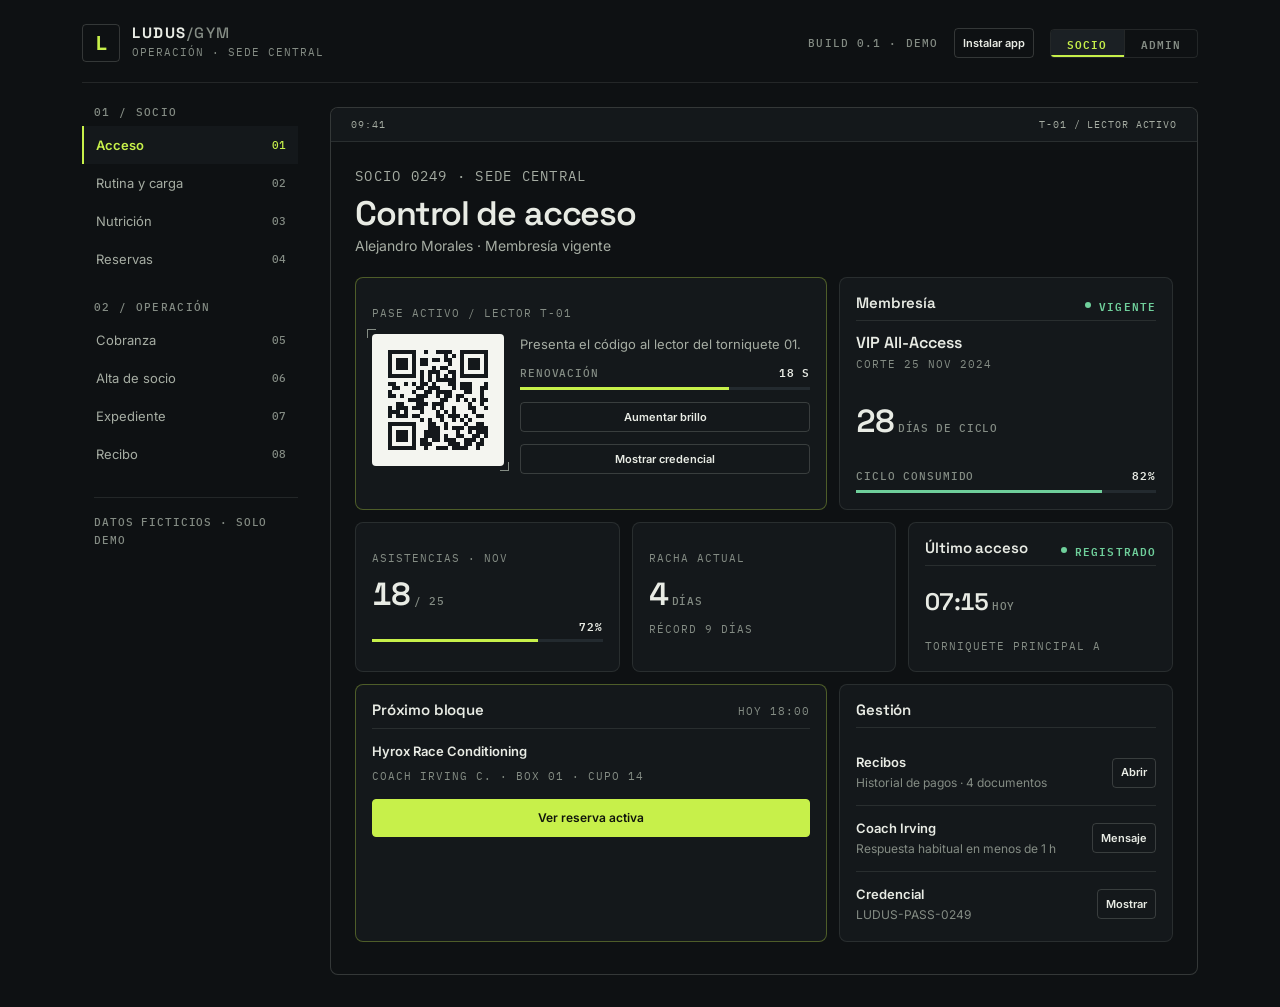
<file: index.html>
<!doctype html>
<html lang="es">
<head>
  <meta charset="utf-8">
  <meta name="viewport" content="width=device-width, initial-scale=1">
  <meta name="color-scheme" content="dark">
  <meta name="description" content="Terminal de operación Ludus Gym: accesos, cobros y expedientes en un solo flujo.">
  <meta name="theme-color" content="#0e1113">
  <meta name="apple-mobile-web-app-capable" content="yes">
  <meta name="apple-mobile-web-app-status-bar-style" content="black-translucent">
  <meta name="apple-mobile-web-app-title" content="Ludus Gym">
  <link rel="manifest" href="manifest.webmanifest">
  <link rel="icon" href="icons/icon-192.png" type="image/png">
  <link rel="apple-touch-icon" href="icons/icon-192.png">
  <title>Ludus Gym · Terminal de operación</title>
  <link rel="preconnect" href="https://fonts.googleapis.com">
  <link rel="preconnect" href="https://fonts.gstatic.com" crossorigin>
  <link href="https://fonts.googleapis.com/css2?family=IBM+Plex+Mono:wght@400;500;600&family=Inter:wght@400;500;600&family=Space+Grotesk:wght@500;600;700&display=swap" rel="stylesheet">
  <link rel="stylesheet" href="assets/styles.css">
</head>
<body>
  <a class="skip-link" href="#screen">Saltar a la vista activa</a>

  <div class="app">
    <header class="topbar">
      <div class="brand">
        <span class="brand__mark" aria-hidden="true">L</span>
        <span class="brand__id">
          <strong>LUDUS<span>/GYM</span></strong>
          <span class="meta">OPERACIÓN · SEDE CENTRAL</span>
        </span>
      </div>
      <div class="topbar__tools">
        <span class="build">BUILD 0.1 · DEMO</span>
        <button class="btn btn--sm" id="install" type="button" hidden>Instalar app</button>
        <nav class="segment" aria-label="Seleccionar vista">
          <button type="button" data-action="role" data-role="socio" aria-pressed="true">SOCIO</button>
          <button type="button" data-action="role" data-role="admin" aria-pressed="false">ADMIN</button>
        </nav>
      </div>
    </header>

    <div class="workspace">
      <aside class="rail" aria-label="Flujos del prototipo">
        <nav class="rail__group" aria-label="Flujos de socio">
          <p class="rail__label">01 / SOCIO</p>
          <button type="button" data-action="go" data-role="socio" data-screen="socio-home">Acceso <span class="idx">01</span></button>
          <button type="button" data-action="go" data-role="socio" data-screen="socio-routine">Rutina y carga <span class="idx">02</span></button>
          <button type="button" data-action="go" data-role="socio" data-screen="socio-nutrition">Nutrición <span class="idx">03</span></button>
          <button type="button" data-action="go" data-role="socio" data-screen="socio-bookings">Reservas <span class="idx">04</span></button>
        </nav>
        <nav class="rail__group" aria-label="Flujos de administración">
          <p class="rail__label">02 / OPERACIÓN</p>
          <button type="button" data-action="go" data-role="admin" data-screen="admin-dashboard">Cobranza <span class="idx">05</span></button>
          <button type="button" data-action="go" data-role="admin" data-screen="admin-register">Alta de socio <span class="idx">06</span></button>
          <button type="button" data-action="go" data-role="admin" data-screen="admin-member">Expediente <span class="idx">07</span></button>
          <button type="button" data-action="go" data-role="admin" data-screen="admin-receipt">Recibo <span class="idx">08</span></button>
        </nav>
        <p class="rail__foot">DATOS FICTICIOS · SOLO DEMO</p>
      </aside>

      <main class="stage">
        <div class="device">
          <div class="device__bar" aria-hidden="true"><span class="mono">09:41</span><span class="mono">T-01 / LECTOR ACTIVO</span></div>
          <div class="screen" id="screen" tabindex="-1"></div>
        </div>
      </main>
    </div>
  </div>

  <dialog class="sheet" id="pass-dialog" aria-labelledby="pass-title">
    <p class="meta" id="pass-title">CREDENCIAL / SOCIO 0249</p>
    <div id="pass-qr"></div>
    <h2>LUDUS-PASS-0249</h2>
    <p>Presenta el código al lector del torniquete 01. Se renueva cada 18 segundos.</p>
    <button type="button" class="btn btn--primary btn--block" data-action="close-dialog">Cerrar</button>
  </dialog>

  <div class="toasts" id="toasts" role="status" aria-live="polite"></div>

  <script src="assets/app.js"></script>
</body>
</html>
</file>
<file: assets/styles.css>
/* ==========================================================================
   LUDUS GYM / TERMINAL
   Sistema visual · edición 2026. Hairlines, una sola señal, números tabulares.
   ========================================================================== */

:root {
  color-scheme: dark;

  /* Superficies con temperatura */
  --ink-900: #0e1113;
  --ink-800: #14181b;
  --ink-700: #1b2024;
  --ink-600: #232a2f;
  --line: rgba(226, 232, 220, .10);
  --line-strong: rgba(226, 232, 220, .18);

  /* Tinta: blanco roto, nunca puro */
  --paper: #e8ebe4;
  --paper-dim: #a6ada3;
  --paper-faint: #848c84;

  /* Un único acento funcional */
  --accent: #c7f04a;
  --on-accent: #10140c;
  --ok: #6fcf9b;
  --warn: #e08a5a;

  /* Escala 4px */
  --s1: 4px; --s2: 8px; --s3: 12px; --s4: 16px; --s5: 20px; --s6: 24px; --s8: 32px;

  /* Tres radios, nunca más */
  --r-sm: 4px;
  --r-md: 8px;
  --r-pill: 999px;

  /* Tiempo */
  --dur: 150ms;
  --ease: cubic-bezier(.2, .7, .2, 1);

  /* Tipos */
  --font-display: "Space Grotesk", system-ui, sans-serif;
  --font-body: "Inter", system-ui, sans-serif;
  --font-mono: "IBM Plex Mono", ui-monospace, monospace;
  --t-hero: clamp(1.75rem, 1.4rem + 1.2vw, 2.125rem);
  --t-title: 1.25rem;
  --t-sub: .875rem;
  --t-body: .8125rem;
  --t-meta: .6875rem;
  --t-metric: 2rem;
}

*, *::before, *::after { box-sizing: border-box; }

html { min-height: 100%; }

body {
  min-height: 100vh;
  margin: 0;
  background: var(--ink-900);
  color: var(--paper);
  font: 400 var(--t-body)/1.55 var(--font-body);
  -webkit-font-smoothing: antialiased;
  text-rendering: optimizeLegibility;
}

button, input, select { font: inherit; color: inherit; }
button { cursor: pointer; }
button:disabled { cursor: not-allowed; }
svg { display: block; }

/* Foco real, visible y consistente */
:focus-visible {
  outline: 2px solid var(--accent);
  outline-offset: 2px;
  border-radius: 2px;
}

.sr-only {
  position: absolute; width: 1px; height: 1px;
  padding: 0; margin: -1px; overflow: hidden;
  clip: rect(0 0 0 0); white-space: nowrap; border: 0;
}

.skip-link {
  position: absolute; left: var(--s4); top: -60px; z-index: 100;
  padding: var(--s2) var(--s3); background: var(--accent);
  color: var(--on-accent); font: 600 var(--t-meta)/1 var(--font-mono);
  letter-spacing: .08em; text-transform: uppercase; text-decoration: none;
  border-radius: var(--r-sm); transition: top var(--dur) var(--ease);
}
.skip-link:focus { top: var(--s4); }

/* ---------- Utilidades tipográficas ---------- */
.mono, .meta {
  font-family: var(--font-mono);
  font-size: var(--t-meta);
  font-variant-numeric: tabular-nums;
  letter-spacing: .09em;
  text-transform: uppercase;
}
.meta { color: var(--paper-faint); }
.mono { color: var(--paper-dim); }
.metric {
  font-family: var(--font-display);
  font-size: var(--t-metric);
  font-weight: 600;
  line-height: 1;
  letter-spacing: -.035em;
  font-variant-numeric: tabular-nums;
}
.metric small {
  font: 500 var(--t-meta)/1 var(--font-mono);
  letter-spacing: .06em;
  color: var(--paper-faint);
  margin-left: var(--s1);
}
.accent { color: var(--accent); }
.ok { color: var(--ok); }
.warn { color: var(--warn); }

/* ---------- Estructura ---------- */
.app {
  max-width: 1180px;
  margin: 0 auto;
  padding: var(--s6) clamp(var(--s4), 3vw, var(--s8)) var(--s8);
}

.topbar {
  display: flex; align-items: center; justify-content: space-between;
  gap: var(--s4); flex-wrap: wrap;
  padding-bottom: var(--s5);
  border-bottom: 1px solid var(--line);
  margin-bottom: var(--s6);
}
.brand { display: flex; align-items: center; gap: var(--s3); }
.brand__mark {
  width: 38px; height: 38px; display: grid; place-items: center;
  border: 1px solid var(--line-strong); border-radius: var(--r-sm);
  font: 700 1.25rem/1 var(--font-display); color: var(--accent);
}
.brand__id { display: flex; flex-direction: column; gap: var(--s1); }
.brand__id strong {
  font: 700 .9375rem/1 var(--font-display);
  letter-spacing: .1em;
}
.brand__id strong span { color: var(--paper-faint); font-weight: 500; }
.topbar__tools { display: flex; align-items: center; gap: var(--s4); }
.build {
  font: 500 var(--t-meta)/1 var(--font-mono);
  letter-spacing: .1em; color: var(--paper-faint);
}

.segment {
  display: inline-flex; border: 1px solid var(--line);
  border-radius: var(--r-sm); overflow: hidden;
}
.segment button {
  border: 0; background: transparent; color: var(--paper-faint);
  padding: var(--s2) var(--s4);
  font: 600 var(--t-meta)/1 var(--font-mono);
  letter-spacing: .1em;
  transition: color var(--dur) var(--ease), background var(--dur) var(--ease);
}
.segment button + button { border-left: 1px solid var(--line); }
.segment button:hover { color: var(--paper); }
.segment button[aria-pressed="true"] {
  color: var(--accent); background: var(--ink-700);
  box-shadow: inset 0 -2px 0 var(--accent);
}

.workspace {
  display: grid;
  grid-template-columns: 216px minmax(0, 1fr);
  gap: var(--s8);
  align-items: start;
}

/* ---------- Rail lateral ---------- */
.rail { position: sticky; top: var(--s6); }
.rail__group { display: flex; flex-direction: column; }
.rail__group + .rail__group { margin-top: var(--s6); }
.rail__label {
  margin: 0 0 var(--s2) var(--s3);
  font: 500 var(--t-meta)/1 var(--font-mono);
  letter-spacing: .12em; color: var(--paper-faint);
}
.rail button {
  display: flex; align-items: center; justify-content: space-between;
  width: 100%; min-height: 38px;
  padding: var(--s2) var(--s3);
  border: 0; border-left: 2px solid transparent;
  background: transparent; color: var(--paper-dim);
  font-size: var(--t-body); text-align: left;
  transition: color var(--dur) var(--ease), background var(--dur) var(--ease), border-color var(--dur) var(--ease);
}
.rail button:hover { color: var(--paper); background: var(--ink-800); }
.rail button[aria-current="page"] {
  color: var(--accent); border-left-color: var(--accent);
  background: var(--ink-800); font-weight: 600;
}
.rail .idx {
  font: 500 var(--t-meta)/1 var(--font-mono);
  color: var(--paper-faint);
}
.rail button[aria-current="page"] .idx { color: var(--accent); }
.rail__foot {
  margin: var(--s6) 0 0 var(--s3); padding-top: var(--s4);
  border-top: 1px solid var(--line);
  font: 500 var(--t-meta)/1.6 var(--font-mono);
  letter-spacing: .08em; color: var(--paper-faint);
}

/* ---------- Terminal ---------- */
.stage { min-width: 0; }
.device {
  width: 100%;
  border: 1px solid var(--line-strong);
  border-radius: var(--r-md);
  background: var(--ink-900);
  overflow: hidden;
}
.device__bar {
  display: flex; justify-content: space-between; align-items: center;
  height: 34px; padding: 0 var(--s5);
  border-bottom: 1px solid var(--line);
  background: var(--ink-800);
  color: var(--paper-faint);
}
.device__bar .mono { font-size: .625rem; }
.screen {
  container-type: inline-size;
  container-name: terminal;
  padding: var(--s6) var(--s6) var(--s8);
}
.view-head { max-width: 62ch; }

/* Grilla de 12 columnas: misma jerarquía en PC, colapso total en móvil */
.canvas { display: grid; grid-template-columns: repeat(12, minmax(0, 1fr)); gap: var(--s3); }
.canvas > * { grid-column: span 12; min-width: 0; }
.canvas .panel { margin-bottom: 0; }
@media (min-width: 640px) and (max-width: 1023px) {
  .canvas > .span-3, .canvas > .span-4, .canvas > .span-5, .canvas > .span-6 { grid-column: span 6; }
}
@media (min-width: 1024px) {
  .canvas > .span-3 { grid-column: span 3; }
  .canvas > .span-4 { grid-column: span 4; }
  .canvas > .span-5 { grid-column: span 5; }
  .canvas > .span-6 { grid-column: span 6; }
  .canvas > .span-7 { grid-column: span 7; }
  .canvas > .span-8 { grid-column: span 8; }
}

/* Skeleton de carga */
.skeleton {
  border: 1px solid var(--line); border-radius: var(--r-md);
  height: 76px; margin-bottom: var(--s3);
  background: linear-gradient(100deg, var(--ink-800) 20%, var(--ink-700) 42%, var(--ink-800) 64%);
  background-size: 220% 100%;
  animation: sweep 1s linear infinite;
}
.skeleton:nth-child(2) { height: 148px; }
.skeleton:nth-child(3) { height: 96px; }
@keyframes sweep { from { background-position: 120% 0; } to { background-position: -120% 0; } }

/* ---------- Cabeceras ---------- */
.view-head { margin-bottom: var(--s5); }
.view-head h1 {
  margin: var(--s2) 0 var(--s1);
  font: 600 var(--t-hero)/1.05 var(--font-display);
  letter-spacing: -.035em;
}
.view-head p { margin: 0; color: var(--paper-dim); font-size: var(--t-sub); }

.rule {
  display: flex; align-items: baseline; justify-content: space-between;
  gap: var(--s3);
  padding-bottom: var(--s2);
  margin-bottom: var(--s3);
  border-bottom: 1px solid var(--line);
}
.rule h2 {
  margin: 0; font: 600 .9375rem/1.2 var(--font-display);
  letter-spacing: -.01em;
}

/* ---------- Paneles ---------- */
.panel {
  background: var(--ink-800);
  border: 1px solid var(--line);
  border-radius: var(--r-md);
  padding: var(--s4);
  margin-bottom: var(--s3);
}
.panel--flat { background: transparent; border-style: dashed; }
.panel--signal { border-color: rgba(199, 240, 74, .32); }

/* Distribución asimétrica funcional */
.split { display: grid; grid-template-columns: minmax(0, 1.35fr) minmax(0, 1fr); gap: var(--s3); }
.split > .panel { margin-bottom: 0; }
.stack { display: grid; gap: var(--s3); }
.duo { display: grid; grid-template-columns: repeat(2, minmax(0, 1fr)); gap: var(--s2); }
.trio { display: grid; grid-template-columns: repeat(3, minmax(0, 1fr)); gap: var(--s2); }

/* Paso de acceso: QR a la izquierda, lectura a la derecha */
.pass {
  display: grid; grid-template-columns: auto minmax(0, 1fr);
  gap: var(--s4); align-items: start;
}
.pass__data { display: grid; gap: var(--s3); min-width: 0; }
.pass__label { margin: 0; }
.pass__hint { margin: 0; color: var(--paper-dim); font-size: var(--t-body); }

/* ---------- Listas de datos ---------- */
.kv { margin: 0; display: grid; gap: var(--s2); }
.kv__row {
  display: flex; align-items: baseline; justify-content: space-between;
  gap: var(--s3); padding-bottom: var(--s2);
  border-bottom: 1px solid var(--line);
}
.kv__row:last-child { border-bottom: 0; padding-bottom: 0; }
.kv dt { color: var(--paper-faint); font-size: var(--t-body); }
.kv dd {
  margin: 0; text-align: right;
  font-family: var(--font-mono); font-size: .75rem;
  font-variant-numeric: tabular-nums; color: var(--paper);
}

.rows { display: grid; }
.row-item {
  display: flex; align-items: center; gap: var(--s3);
  padding: var(--s3) 0; border-bottom: 1px solid var(--line);
}
.row-item:last-child { border-bottom: 0; padding-bottom: 0; }
.row-item__body { min-width: 0; flex: 1; }
.row-item__title { font-size: var(--t-body); font-weight: 600; }
.row-item__sub { margin-top: 2px; color: var(--paper-faint); font-size: .75rem; }
.row-item__end { text-align: right; flex: 0 0 auto; }

/* Indicadores: punto + texto, sin píldoras decorativas */
.status {
  display: inline-flex; align-items: center; gap: var(--s2);
  font: 600 var(--t-meta)/1 var(--font-mono);
  letter-spacing: .1em; text-transform: uppercase;
}
.status::before {
  content: ""; width: 6px; height: 6px; border-radius: var(--r-pill);
  background: currentColor;
}
.status--ok { color: var(--ok); }
.status--warn { color: var(--warn); }
.status--idle { color: var(--paper-faint); }

/* Barras de medición */
.meter { display: grid; gap: var(--s2); }
.meter__head {
  display: flex; justify-content: space-between; align-items: baseline;
  font: 500 var(--t-meta)/1 var(--font-mono);
  letter-spacing: .08em; color: var(--paper-faint);
  text-transform: uppercase;
}
.meter__head b { color: var(--paper); font-weight: 600; font-variant-numeric: tabular-nums; }
.meter__track { height: 3px; background: var(--ink-600); overflow: hidden; }
.meter__fill {
  height: 100%; background: var(--accent);
  transition: width 240ms var(--ease);
}
.meter__fill--ok { background: var(--ok); }
.meter__fill--warn { background: var(--warn); }

/* ---------- Controles ---------- */
.btn {
  display: inline-flex; align-items: center; justify-content: center;
  gap: var(--s2); min-height: 38px; padding: 0 var(--s3);
  border: 1px solid var(--line-strong); border-radius: var(--r-sm);
  background: transparent; color: var(--paper);
  font: 600 .75rem/1 var(--font-body);
  transition: background var(--dur) var(--ease), border-color var(--dur) var(--ease), color var(--dur) var(--ease), transform var(--dur) var(--ease);
}
.btn:hover:not(:disabled) { border-color: var(--accent); color: var(--accent); }
.btn:active:not(:disabled) { transform: translateY(1px); }
.btn:disabled { opacity: .42; }
.btn--primary { background: var(--accent); border-color: var(--accent); color: var(--on-accent); }
.btn--primary:hover:not(:disabled) { background: #d3fa62; border-color: #d3fa62; color: var(--on-accent); }
.btn--block { width: 100%; }
.btn--sm { min-height: 30px; padding: 0 var(--s2); font-size: .6875rem; }

.field { display: grid; gap: var(--s1); margin-bottom: var(--s3); }
.field label {
  font: 500 var(--t-meta)/1 var(--font-mono);
  letter-spacing: .08em; text-transform: uppercase; color: var(--paper-faint);
}
.field input, .field select {
  width: 100%; min-height: 38px; padding: 0 var(--s3);
  background: var(--ink-900); border: 1px solid var(--line);
  border-radius: var(--r-sm); outline: 0;
  font: 400 .8125rem/1 var(--font-body);
  transition: border-color var(--dur) var(--ease), box-shadow var(--dur) var(--ease);
}
.field input:hover, .field select:hover { border-color: var(--line-strong); }
.field input:focus, .field select:focus {
  border-color: var(--accent);
  box-shadow: 0 0 0 2px rgba(199, 240, 74, .16);
}
.field input::placeholder { color: var(--paper-faint); }
.field input[readonly] { color: var(--ok); }
.field__hint { font: 500 var(--t-meta)/1.5 var(--font-mono); color: var(--paper-faint); }
.field--inline { display: flex; align-items: end; gap: var(--s2); }
.field--inline > *:first-child { flex: 1; }

/* Opciones con radio real */
.option {
  display: flex; align-items: flex-start; gap: var(--s3);
  padding: var(--s3); border: 1px solid var(--line);
  border-radius: var(--r-sm); cursor: pointer; margin-bottom: var(--s2);
  transition: border-color var(--dur) var(--ease), background var(--dur) var(--ease);
}
.option:hover { border-color: var(--line-strong); }
.option:has(input:checked) { border-color: rgba(199, 240, 74, .5); background: rgba(199, 240, 74, .04); }
.option:has(input:focus-visible) { outline: 2px solid var(--accent); outline-offset: 2px; }
.option input {
  appearance: none; flex: 0 0 auto;
  width: 14px; height: 14px; margin: 2px 0 0;
  border: 1px solid var(--line-strong); border-radius: 2px; background: var(--ink-900);
}
.option input:checked { background: var(--accent); border-color: var(--accent); box-shadow: inset 0 0 0 3px var(--ink-800); }
.option__body { flex: 1; min-width: 0; }
.option__title { display: flex; justify-content: space-between; gap: var(--s2); font-size: var(--t-body); font-weight: 600; }
.option__title b { font: 600 .8125rem/1 var(--font-mono); font-variant-numeric: tabular-nums; color: var(--accent); }
.option__desc { margin-top: var(--s1); color: var(--paper-faint); font-size: .75rem; }

.tabs { display: flex; gap: var(--s1); overflow-x: auto; padding-bottom: var(--s2); margin-bottom: var(--s3); scrollbar-width: none; }
.tabs::-webkit-scrollbar { display: none; }
.tab {
  flex: 0 0 auto; padding: var(--s2) var(--s3);
  border: 1px solid var(--line); border-radius: var(--r-sm);
  background: transparent; color: var(--paper-faint);
  font: 500 var(--t-meta)/1 var(--font-mono);
  letter-spacing: .08em; text-transform: uppercase;
  transition: color var(--dur) var(--ease), border-color var(--dur) var(--ease);
}
.tab:hover { color: var(--paper); }
.tab[aria-selected="true"] { color: var(--accent); border-color: var(--accent); }

.search { display: flex; align-items: center; gap: var(--s2); border-bottom: 1px solid var(--line-strong); margin-bottom: var(--s3); }
.search input {
  flex: 1; min-height: 36px; border: 0; outline: 0;
  background: transparent; color: var(--paper); font-size: var(--t-body);
}
.search input::placeholder { color: var(--paper-faint); }
.search span { font: 500 var(--t-meta)/1 var(--font-mono); color: var(--paper-faint); }

/* ---------- Tablas ---------- */
.data { width: 100%; border-collapse: collapse; font-size: .75rem; }
.data caption { text-align: left; padding-bottom: var(--s2); }
.data th {
  padding: var(--s2) var(--s2) var(--s2) 0;
  border-bottom: 1px solid var(--line-strong);
  font: 500 var(--t-meta)/1 var(--font-mono);
  letter-spacing: .08em; text-transform: uppercase;
  color: var(--paper-faint); text-align: left;
}
.data td {
  padding: var(--s3) var(--s2) var(--s3) 0;
  border-bottom: 1px solid var(--line);
  vertical-align: top;
}
.data tr:last-child td { border-bottom: 0; }
.data .num {
  text-align: right; font-family: var(--font-mono);
  font-variant-numeric: tabular-nums; white-space: nowrap;
}
.data th.num { text-align: right; }

/* ---------- QR con marcas de registro discretas ---------- */
.qr {
  --mark: 9px;
  position: relative; display: inline-block; padding: var(--s2);
  background: #f4f5f0; border-radius: var(--r-sm);
}
.qr::before, .qr::after {
  content: ""; position: absolute; width: var(--mark); height: var(--mark);
  border: 1px solid var(--paper-faint); pointer-events: none;
}
.qr::before { top: -5px; left: -5px; border-right: 0; border-bottom: 0; }
.qr::after { bottom: -5px; right: -5px; border-left: 0; border-top: 0; }
.qr svg { width: 116px; height: 116px; image-rendering: pixelated; }

/* ---------- Bloques de ejercicio ---------- */
.ex {
  display: grid; grid-template-columns: auto minmax(0, 1fr);
  gap: var(--s3); padding: var(--s3) 0;
  border-bottom: 1px solid var(--line);
}
.ex:last-child { border-bottom: 0; padding-bottom: 0; }
.ex__code {
  font: 600 .75rem/1.4 var(--font-mono); color: var(--accent);
  padding-top: 2px;
}
.ex__title { font-size: var(--t-body); font-weight: 600; }
.ex__meta { margin-top: var(--s1); color: var(--paper-faint); font-size: .75rem; }
.ex--active .ex__code { color: var(--warn); }

/* ---------- Comidas / línea de tiempo ---------- */
.meal { display: grid; grid-template-columns: 52px minmax(0, 1fr); gap: var(--s3); padding: var(--s3) 0; border-bottom: 1px solid var(--line); }
.meal:last-child { border-bottom: 0; padding-bottom: 0; }
.meal__time { font: 600 .75rem/1.4 var(--font-mono); color: var(--paper-faint); font-variant-numeric: tabular-nums; }
.meal__title { font-size: var(--t-body); font-weight: 600; }
.meal__desc { margin-top: var(--s1); color: var(--paper-faint); font-size: .75rem; }
.meal__macros { margin-top: var(--s2); display: flex; gap: var(--s3); font: 500 var(--t-meta)/1 var(--font-mono); color: var(--paper-dim); }
.marker {
  margin: var(--s2) 0; padding: var(--s2) var(--s3);
  border-left: 2px solid var(--accent); background: var(--ink-700);
  font: 500 var(--t-meta)/1.5 var(--font-mono);
  letter-spacing: .06em; color: var(--paper-dim); text-transform: uppercase;
}

/* ---------- Nota / vacío ---------- */
.note {
  border-left: 2px solid var(--line-strong);
  padding: var(--s2) var(--s3); margin-top: var(--s3);
  color: var(--paper-dim); font-size: .75rem;
}
.note strong { color: var(--paper); font-weight: 600; }
.empty { text-align: center; padding: var(--s6) var(--s4); border: 1px dashed var(--line-strong); border-radius: var(--r-md); }
.empty p { margin: 0 0 var(--s3); color: var(--paper-faint); font: 500 var(--t-meta)/1.6 var(--font-mono); letter-spacing: .08em; }

/* ---------- Navegación inferior (solo móvil) ---------- */
.dock { display: none; }
.dock button {
  display: grid; justify-items: center; gap: var(--s1);
  min-height: 44px; padding: var(--s1) 0;
  border: 0; background: transparent; color: var(--paper-faint);
  font: 500 .625rem/1 var(--font-mono);
  letter-spacing: .04em; text-transform: uppercase;
  transition: color var(--dur) var(--ease);
}
.dock button:hover { color: var(--paper); }
.dock button[aria-current="page"] { color: var(--accent); }
.dock button[aria-current="page"]::after { content: ""; width: 3px; height: 3px; background: var(--accent); border-radius: var(--r-pill); }

/* ---------- Dialog y toast ---------- */
.sheet {
  width: min(340px, calc(100vw - 32px));
  padding: var(--s5);
  border: 1px solid var(--line-strong); border-radius: var(--r-md);
  background: var(--ink-800); color: var(--paper);
}
.sheet::backdrop { background: rgba(8, 10, 11, .82); }
.sheet h2 { margin: var(--s4) 0 var(--s2); font: 600 1.125rem/1.2 var(--font-display); letter-spacing: -.02em; }
.sheet p:not(.meta) { margin: 0 0 var(--s4); color: var(--paper-dim); font-size: var(--t-body); }
.sheet .qr { margin-top: var(--s4); }
.sheet .qr svg { width: 132px; height: 132px; }

.toasts { position: fixed; z-index: 60; right: var(--s5); top: var(--s5); display: grid; gap: var(--s2); }
.toast {
  display: flex; align-items: center; gap: var(--s3);
  min-width: 240px; max-width: 340px; padding: var(--s3) var(--s4);
  border: 1px solid var(--line-strong); border-left: 2px solid var(--accent);
  background: var(--ink-800);
  font: 500 var(--t-meta)/1.5 var(--font-mono);
  letter-spacing: .04em; text-transform: uppercase; color: var(--paper);
  animation: toast-in var(--dur) var(--ease);
}
@keyframes toast-in { from { opacity: 0; transform: translateY(-6px); } to { opacity: 1; transform: none; } }

/* ---------- Reflow por contenedor, no por viewport ---------- */
@container terminal (max-width: 330px) {
  .pass { grid-template-columns: 1fr; justify-items: start; }
  .duo { grid-template-columns: 1fr; }
  .metric { font-size: 1.75rem; }
}

/* Tablet: rail horizontal, grilla de 12 columnas en dos bloques */
@media (max-width: 1023px) {
  .workspace { grid-template-columns: 1fr; gap: var(--s5); }
  .rail { position: static; display: grid; grid-template-columns: 1fr 1fr; gap: var(--s5); }
  .rail__group + .rail__group { margin-top: 0; }
  .rail__foot { display: none; }
}

/* Móvil: misma app, navegación inferior fija y area segura */
@media (max-width: 639px) {
  .app { padding: var(--s4) 0 calc(76px + env(safe-area-inset-bottom)); }
  .topbar { margin: 0 var(--s4); }
  .build { display: none; }
  .rail { display: none; }
  .segment { width: 100%; }
  .segment button { flex: 1; }
  .device { border-left: 0; border-right: 0; border-radius: 0; }
  .device__bar { padding: 0 var(--s4); }
  .screen { padding: var(--s5) var(--s4) var(--s6); }
  .dock {
    display: grid; grid-template-columns: repeat(5, minmax(0, 1fr));
    position: fixed; z-index: 40; left: 0; right: 0; bottom: 0;
    margin: 0; padding: var(--s2) var(--s1) calc(var(--s2) + env(safe-area-inset-bottom));
    border-top: 1px solid var(--line-strong);
    background: rgba(14, 17, 19, .97);
  }
  .toasts { left: var(--s4); right: var(--s4); top: var(--s4); }
  .toast { max-width: none; min-width: 0; }
  .sheet { width: calc(100vw - 32px); }
}

@media (prefers-reduced-motion: reduce) {
  *, *::before, *::after { animation-duration: .01ms !important; transition-duration: .01ms !important; }
}
</file>
